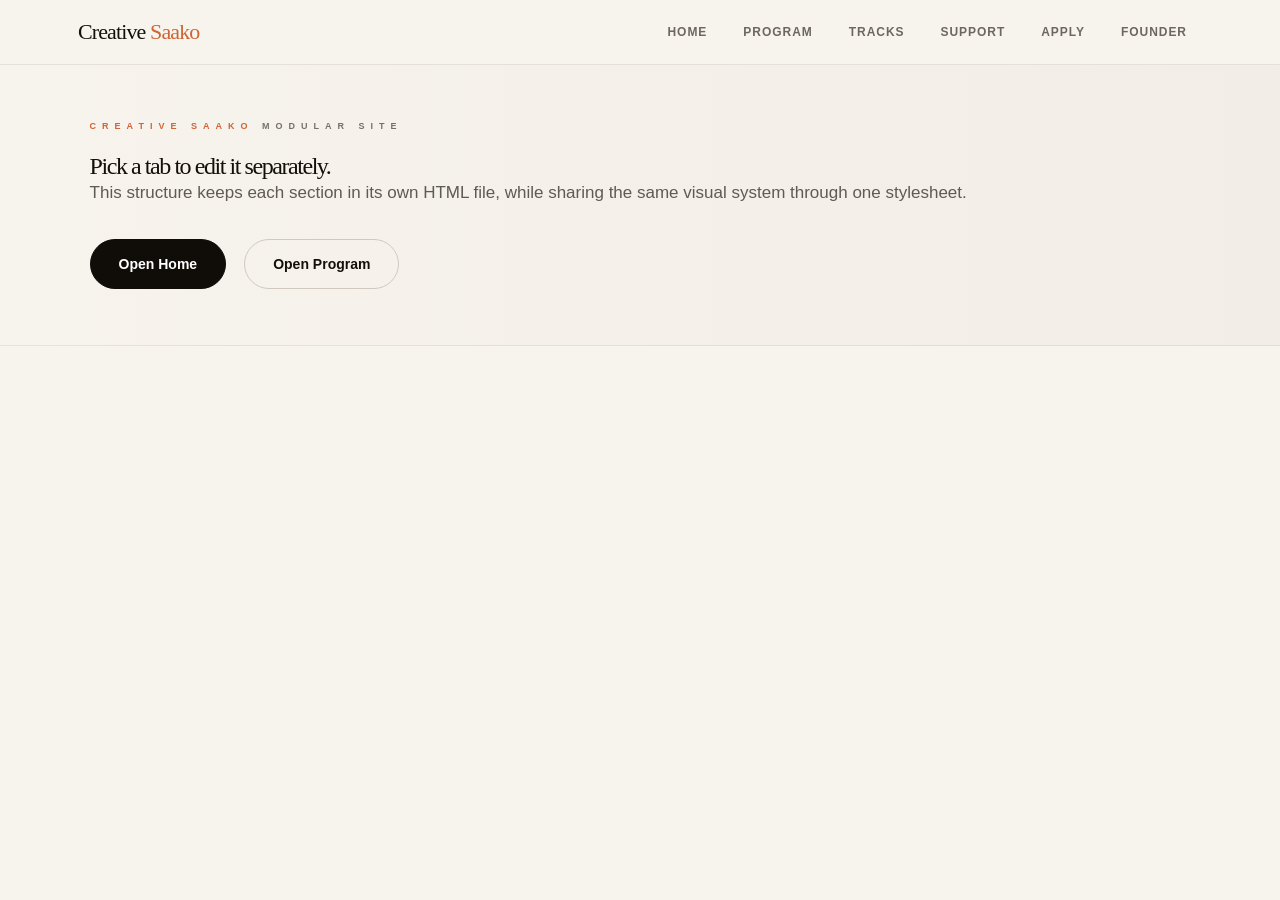
<file: backup/index.html>
<!DOCTYPE html>
<html lang="en">
<head>
  <meta charset="UTF-8" />
  <meta name="viewport" content="width=device-width, initial-scale=1.0" />
  <title>Creative Saako</title>
  <link rel="stylesheet" href="./styles.css" />
</head>
<body>
  <nav class="nav">
    <div class="nav-inner">
      <a class="brand" href="./home.html">Creative <span>Saako</span></a>
      <div class="tabs">
        <a class="tab" href="./home.html">Home</a>
        <a class="tab" href="./program.html">Program</a>
        <a class="tab" href="./tracks.html">Tracks</a>
        <a class="tab" href="./support.html">Support</a>
        <a class="tab" href="./apply.html">Apply</a>
        <a class="tab" href="./founder.html">Founder</a>
      </div>
    </div>
  </nav>

  <main class="landing-shell">
    <section class="section cream">
      <div class="wrap">
        <div class="kicker no-line"><b>Creative Saako</b> modular site</div>
        <h1>Pick a tab to edit it separately.</h1>
        <p>This structure keeps each section in its own HTML file, while sharing the same visual system through one stylesheet.</p>
        <div class="btns">
          <a class="btn black" href="./home.html">Open Home</a>
          <a class="btn" href="./program.html">Open Program</a>
        </div>
      </div>
    </section>
  </main>
</body>
</html>
</file>
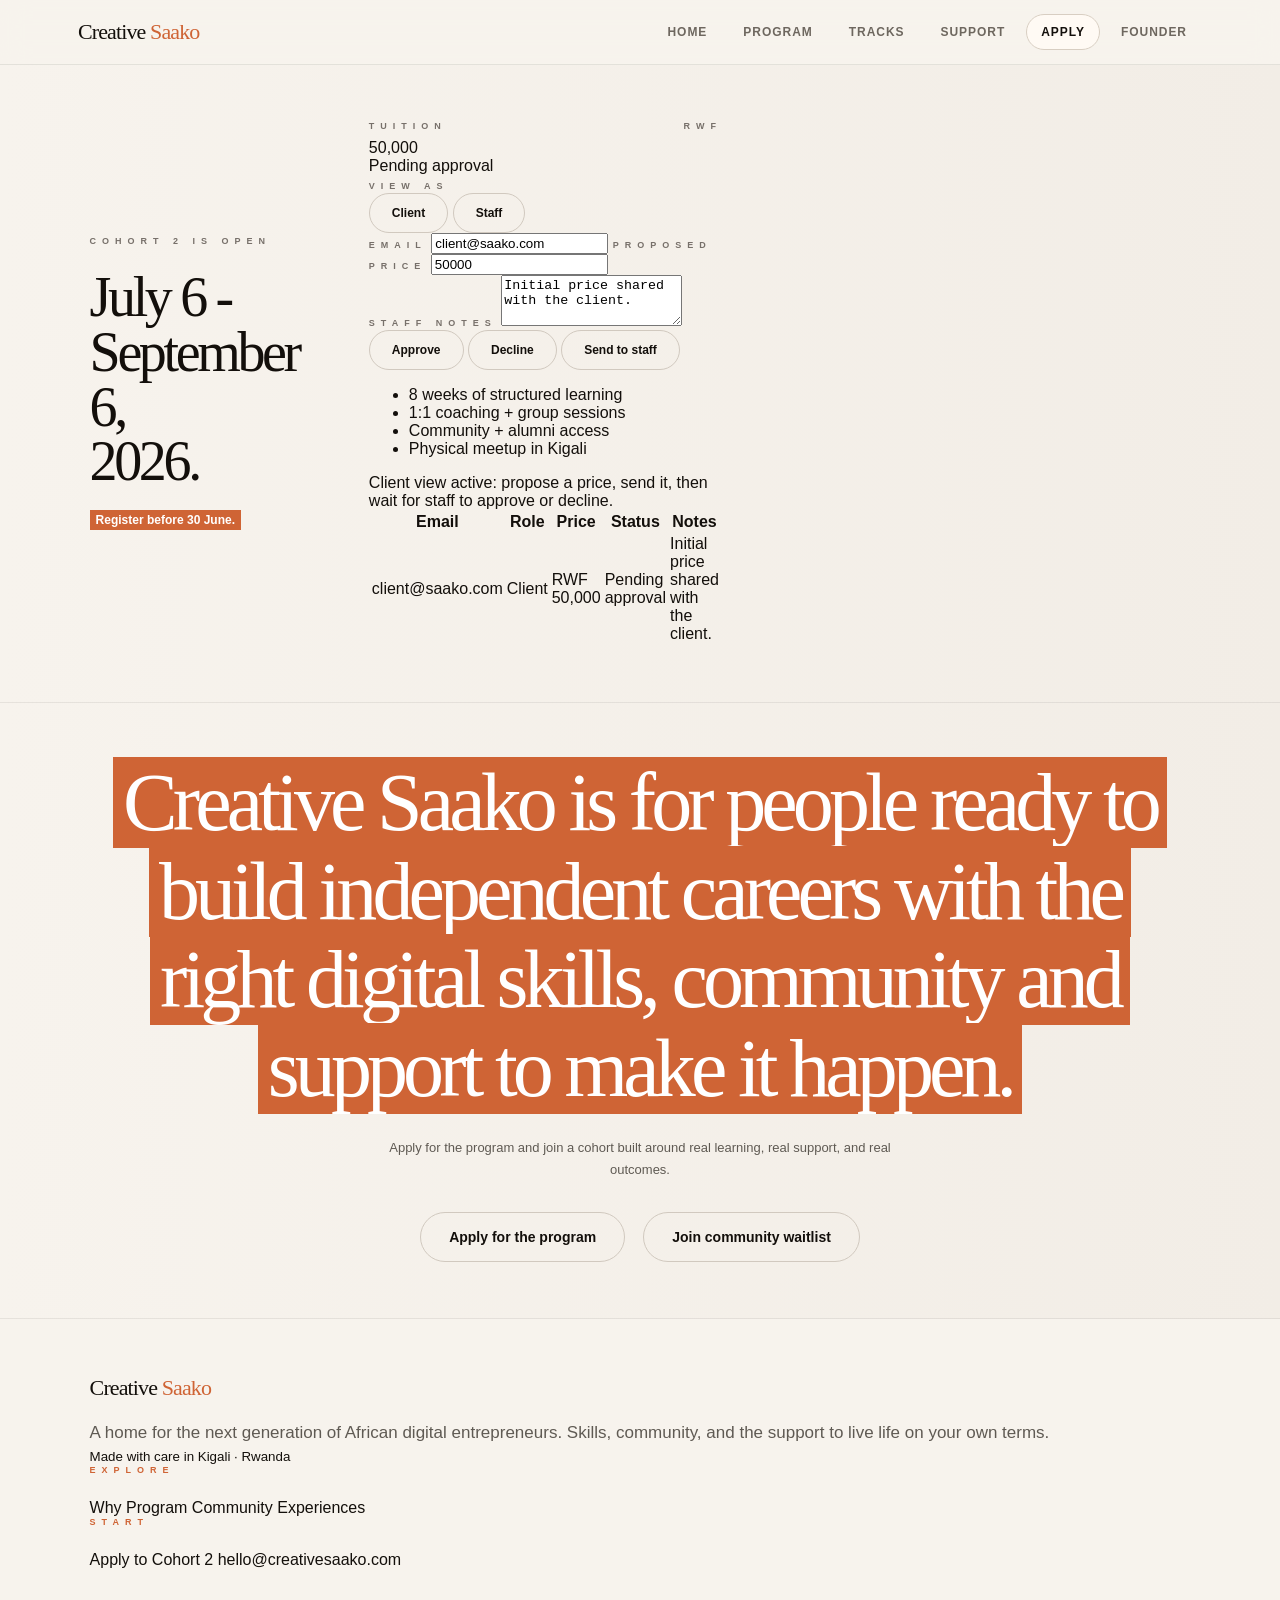
<file: backup/apply - Copy.html>
<!DOCTYPE html>
<html lang="en">
<head>
  <meta charset="UTF-8" />
  <meta name="viewport" content="width=device-width, initial-scale=1.0" />
  <title>Creative Saako - Apply</title>
  <link rel="stylesheet" href="./styles.css" />
</head>
<body>
  <nav class="nav">
    <div class="nav-inner">
      <a class="brand" href="./home.html">Creative <span>Saako</span></a>
      <div class="tabs">
        <a class="tab" href="./home.html">Home</a>
        <a class="tab" href="./program.html">Program</a>
        <a class="tab" href="./tracks.html">Tracks</a>
        <a class="tab" href="./support.html">Support</a>
        <a class="tab active" href="./apply.html">Apply</a>
        <a class="tab" href="./founder.html">Founder</a>
      </div>
    </div>
  </nav>

  <main>
    <section class="section cream cohort apply-cohort">
      <div class="wrap cohort">
        <div>
          <div class="kicker no-line">Cohort 2 is open</div>
          <h2>July 6 - September 6,<br><span class="accent">2026.</span></h2>
          <p style="margin-top:22px;font-size:12px;max-width:460px"><span class="tag">Register before 30 June.</span></p>
        </div>

        <div class="negotiation" id="priceNegotiation">
          <div class="negotiation-header">
            <div>
              <div class="kicker no-line" style="margin:0 0 8px">Tuition <span style="float:right">RWF</span></div>
              <div class="negotiation-price" id="displayPrice">50,000</div>
            </div>
            <div class="status-chip pending" id="priceStatus">Pending approval</div>
          </div>

          <div class="stack">
            <div class="stack">
              <span class="kicker no-line" style="margin:0">View as</span>
              <div class="negotiation-actions">
                <button class="btn outline small" id="clientViewBtn" type="button">Client</button>
                <button class="btn outline small" id="staffViewBtn" type="button">Staff</button>
              </div>
            </div>

            <div class="grid2">
              <label class="stack">
                <span class="kicker no-line" style="margin:0">Email</span>
                <input id="emailInput" class="field" type="email" value="client@saako.com" />
              </label>
              <label class="stack">
                <span class="kicker no-line" style="margin:0">Proposed price</span>
                <input id="priceInput" class="field" type="number" min="0" step="500" value="50000" />
              </label>
            </div>

            <label class="stack">
              <span class="kicker no-line" style="margin:0">Staff notes</span>
              <textarea id="notesInput" class="field" rows="3" placeholder="Add approval notes, revision notes, or a reason for the counter offer.">Initial price shared with the client.</textarea>
            </label>

            <div class="negotiation-actions">
              <button class="btn primary small" id="approveBtn" type="button">Approve</button>
              <button class="btn outline small" id="declineBtn" type="button">Decline</button>
              <button class="btn dark small" id="counterBtn" type="button">Update price</button>
            </div>

            <ul>
              <li>8 weeks of structured learning</li>
              <li>1:1 coaching + group sessions</li>
              <li>Community + alumni access</li>
              <li>Physical meetup in Kigali</li>
            </ul>

            <div class="negotiation-log" id="negotiationLog">
              Current status: waiting for a client or staff response.
            </div>

            <table class="thread-table" aria-label="Negotiation thread">
              <thead>
                <tr>
                  <th>Email</th>
                  <th>Role</th>
                  <th>Price</th>
                  <th>Status</th>
                  <th>Notes</th>
                </tr>
              </thead>
              <tbody id="threadBody">
                <tr>
                  <td id="threadEmail">client@saako.com</td>
                  <td id="threadRole">Client</td>
                  <td id="threadPrice">RWF 50,000</td>
                  <td id="threadStatus">Pending approval</td>
                  <td id="threadNotes">Initial price shared with the client.</td>
                </tr>
              </tbody>
            </table>
          </div>
        </div>
      </div>
    </section>

    <section class="section cream cta">
      <div class="wrap">
        <h2>Creative Saako is for people ready to build independent careers with the right digital skills, community and support to make it happen.</h2>
        <p style="margin-top:24px">Apply for the program and join a cohort built around real learning, real support, and real outcomes.</p>
        <div class="btns">
          <a class="btn primary" href="#">Apply for the program</a>
          <a class="btn outline" href="./support.html">Join community waitlist</a>
        </div>
      </div>
    </section>

    <section class="section footer">
      <div class="wrap footer-grid">
        <div>
          <div class="brand">Creative <span>Saako</span></div>
          <p style="margin-top:18px">A home for the next generation of African digital entrepreneurs. Skills, community, and the support to live life on your own terms.</p>
          <small>Made with care in Kigali &middot; Rwanda</small>
        </div>
        <div>
          <div class="kicker no-line" style="color:rgba(255,255,255,.72)"><b>Explore</b></div>
          <div class="footer-links">
            <a href="./founder.html">Why</a>
            <a href="./program.html">Program</a>
            <a href="./support.html">Community</a>
            <a href="./tracks.html">Experiences</a>
          </div>
        </div>
        <div>
          <div class="kicker no-line" style="color:rgba(255,255,255,.72)"><b>Start</b></div>
          <div class="footer-links">
            <a href="./apply.html">Apply to Cohort 2</a>
            <a href="mailto:hello@creativesaako.com">hello@creativesaako.com</a>
          </div>
        </div>
      </div>
    </section>
  </main>

  <script>
    const priceInput = document.getElementById('priceInput');
    const displayPrice = document.getElementById('displayPrice');
    const priceStatus = document.getElementById('priceStatus');
    const negotiationLog = document.getElementById('negotiationLog');
    const emailInput = document.getElementById('emailInput');
    const clientViewBtn = document.getElementById('clientViewBtn');
    const staffViewBtn = document.getElementById('staffViewBtn');
    const approveBtn = document.getElementById('approveBtn');
    const declineBtn = document.getElementById('declineBtn');
    const counterBtn = document.getElementById('counterBtn');
    const notesInput = document.getElementById('notesInput');
    const threadEmail = document.getElementById('threadEmail');
    const threadRole = document.getElementById('threadRole');
    const threadPrice = document.getElementById('threadPrice');
    const threadStatus = document.getElementById('threadStatus');
    const threadNotes = document.getElementById('threadNotes');
    let activeRole = 'client';

    function formatPrice(value) {
      const parsed = Number(value || 0);
      return parsed.toLocaleString('en-US');
    }

    function setStatus(kind, text) {
      priceStatus.className = 'status-chip ' + kind;
      priceStatus.textContent = text;
      threadStatus.textContent = text;
    }

    function setRole(role) {
      activeRole = role;
      clientViewBtn.className = role === 'client' ? 'btn primary small' : 'btn outline small';
      staffViewBtn.className = role === 'staff' ? 'btn primary small' : 'btn outline small';
      threadRole.textContent = role === 'client' ? 'Client' : 'Staff';
      negotiationLog.textContent = role === 'client'
        ? 'Client view active: propose a price, send it, then wait for staff to approve or decline.'
        : 'Staff view active: review the client price, update it, and leave notes before sending it back.';
      if (role === 'client') {
        approveBtn.textContent = 'Approve';
        declineBtn.textContent = 'Decline';
        counterBtn.textContent = 'Send to staff';
      } else {
        approveBtn.textContent = 'Approve';
        declineBtn.textContent = 'Decline';
        counterBtn.textContent = 'Update price';
      }
    }

    function updateDisplay() {
      const priceText = formatPrice(priceInput.value);
      displayPrice.textContent = priceText;
      threadPrice.textContent = 'RWF ' + priceText;
      threadEmail.textContent = emailInput.value || 'client@saako.com';
      threadNotes.textContent = notesInput.value || 'No notes added yet.';
    }

    priceInput.addEventListener('input', updateDisplay);
    emailInput.addEventListener('input', updateDisplay);
    notesInput.addEventListener('input', updateDisplay);
    clientViewBtn.addEventListener('click', () => setRole('client'));
    staffViewBtn.addEventListener('click', () => setRole('staff'));

    approveBtn.addEventListener('click', () => {
      updateDisplay();
      setStatus('approved', 'Approved');
      negotiationLog.textContent = activeRole === 'client'
        ? 'Client approved the updated staff price at RWF ' + formatPrice(priceInput.value) + '.'
        : 'Staff approved the client price at RWF ' + formatPrice(priceInput.value) + '.';
      notesInput.value = activeRole === 'client'
        ? 'Client approved the updated price and accepted the staff notes.'
        : 'Staff approved the client price.';
      updateDisplay();
    });

    declineBtn.addEventListener('click', () => {
      setStatus('declined', 'Declined');
      negotiationLog.textContent = activeRole === 'client'
        ? 'Client declined the current price. Change the amount and send a new offer.'
        : 'Staff declined the current price. Revise it, add notes, and send it back.';
      notesInput.value = activeRole === 'client'
        ? 'Client declined the updated price and is waiting for a revision.'
        : 'Staff declined the price and requested a revision.';
      updateDisplay();
    });

    counterBtn.addEventListener('click', () => {
      updateDisplay();
      setStatus('pending', 'Counter sent');
      negotiationLog.textContent = activeRole === 'client'
        ? 'Client sent RWF ' + formatPrice(priceInput.value) + ' to staff. Staff can approve or decline.'
        : 'Staff updated the price to RWF ' + formatPrice(priceInput.value) + ' and sent it back with notes.';
      notesInput.value = activeRole === 'client'
        ? 'Client sent a new price for staff review.'
        : 'Staff updated the price and added notes for client approval.';
      updateDisplay();
    });

    setRole('client');
  </script>
</body>
</html>
</file>
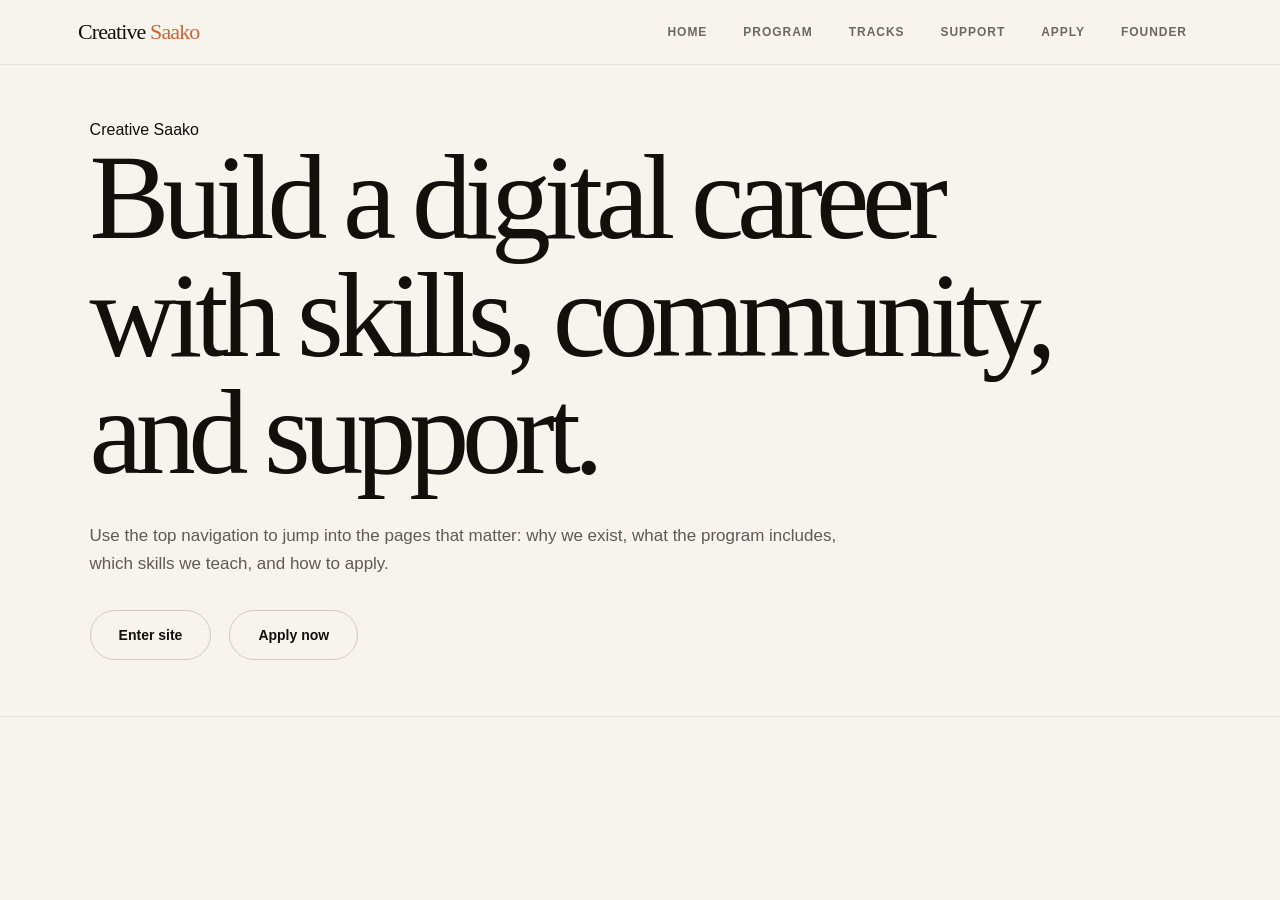
<file: backup/index (2).html>
<!DOCTYPE html>
<html lang="en">
<head>
  <meta charset="UTF-8" />
  <meta name="viewport" content="width=device-width, initial-scale=1.0" />
  <title>Creative Saako</title>
  <link rel="stylesheet" href="./styles.css" />
</head>
<body>
  <nav class="nav">
    <div class="nav-inner">
      <a class="brand" href="./home.html">Creative <span>Saako</span></a>
      <div class="tabs">
        <a class="tab" href="./home.html">Home</a>
        <a class="tab" href="./program.html">Program</a>
        <a class="tab" href="./tracks.html">Tracks</a>
        <a class="tab" href="./support.html">Support</a>
        <a class="tab" href="./apply.html">Apply</a>
        <a class="tab" href="./founder.html">Founder</a>
      </div>
    </div>
  </nav>
  <main class="landing-shell">
    <section class="section hero">
      <div class="wrap">
        <div class="eyebrow">Creative Saako</div>
        <h1>Build a digital career with skills, community, and support.</h1>
        <p>Use the top navigation to jump into the pages that matter: why we exist, what the program includes, which skills we teach, and how to apply.</p>
        <div class="btns">
          <a class="btn primary" href="./home.html">Enter site</a>
          <a class="btn secondary" href="./apply.html">Apply now</a>
        </div>
      </div>
    </section>
  </main>
</body>
</html>
</file>
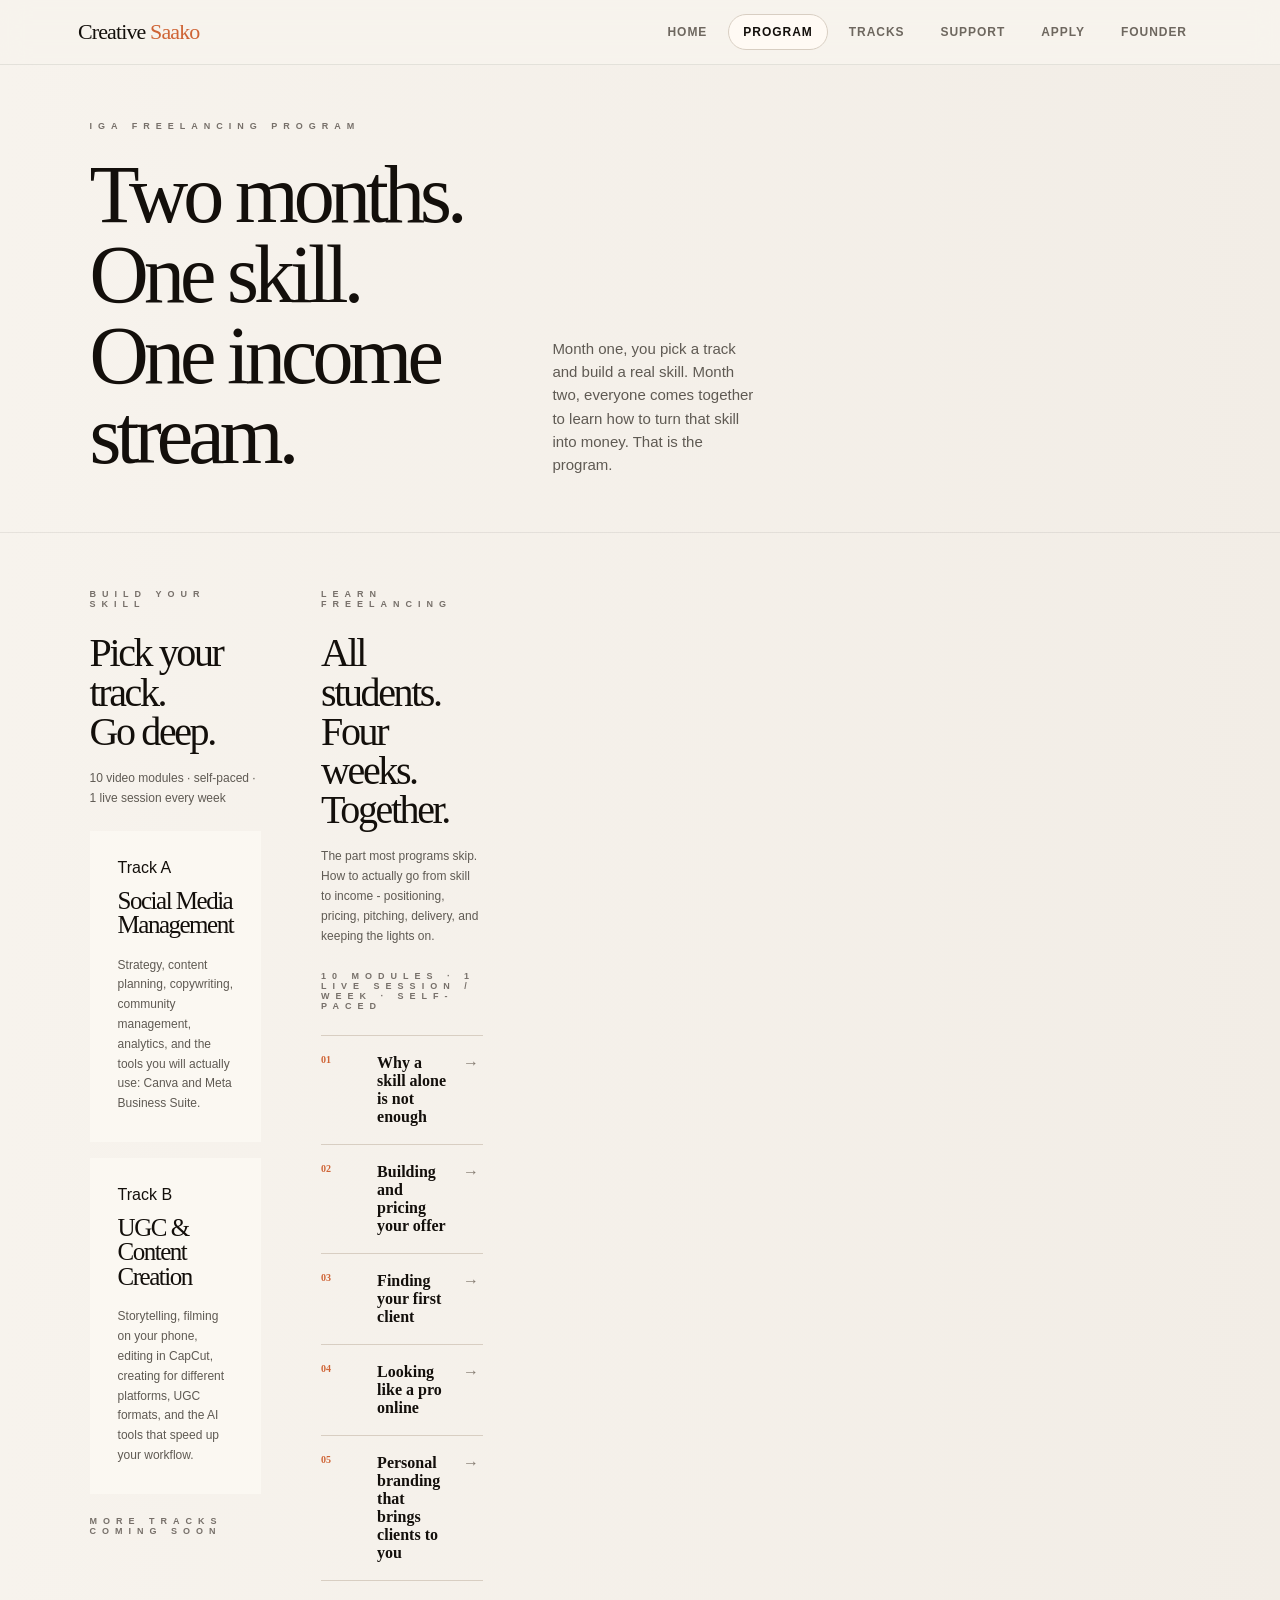
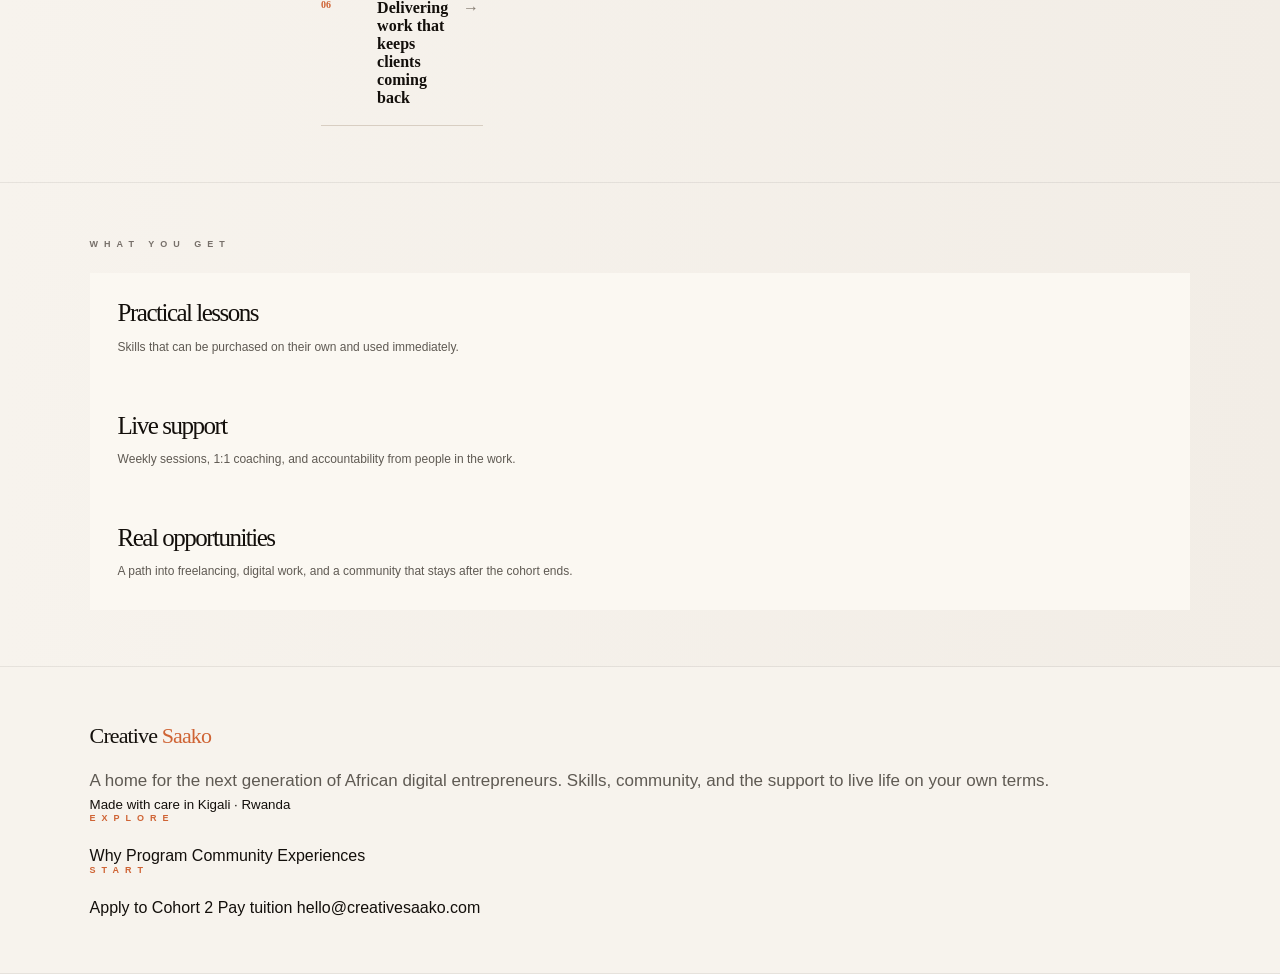
<file: backup/program copy.html>
<!DOCTYPE html>
<html lang="en">
<head>
  <meta charset="UTF-8" />
  <meta name="viewport" content="width=device-width, initial-scale=1.0" />
  <title>Creative Saako - Program</title>
  <link rel="stylesheet" href="./styles.css" />
</head>
<body>
  <nav class="nav">
    <div class="nav-inner">
      <a class="brand" href="./home.html">Creative <span>Saako</span></a>
      <div class="tabs">
        <a class="tab" href="./home.html">Home</a>
        <a class="tab active" href="./program.html">Program</a>
        <a class="tab" href="./tracks.html">Tracks</a>
        <a class="tab" href="./support.html">Support</a>
        <a class="tab" href="./apply.html">Apply</a>
        <a class="tab" href="./founder.html">Founder</a>
      </div>
    </div>
  </nav>
  <main>
    <section class="section cream split">
      <div class="wrap split">
        <div>
          <div class="kicker no-line">IGA Freelancing Program</div>
          <h2>Two months.<br><span class="accent">One skill.</span> One income stream.</h2>
        </div>
        <p class="note">Month one, you pick a track and build a real skill. Month two, everyone comes together to learn how to turn that skill into money. That is the program.</p>
      </div>
    </section>

    <section class="section cream modules">
      <div class="wrap modules">
        <div>
          <div class="kicker no-line">Build your skill</div>
          <h2>Pick your track.<br>Go deep.</h2>
          <p>10 video modules · self-paced · 1 live session every week</p>
          <div class="card soft" style="margin-top:22px">
            <div class="eyebrow">Track A</div>
            <h3 style="margin-top:12px">Social Media Management</h3>
            <p>Strategy, content planning, copywriting, community management, analytics, and the tools you will actually use: Canva and Meta Business Suite.</p>
          </div>
          <div class="card soft" style="margin-top:16px">
            <div class="eyebrow">Track B</div>
            <h3 style="margin-top:12px">UGC & Content Creation</h3>
            <p>Storytelling, filming on your phone, editing in CapCut, creating for different platforms, UGC formats, and the AI tools that speed up your workflow.</p>
          </div>
          <div class="kicker no-line" style="margin-top:22px">More tracks coming soon</div>
        </div>
        <div>
          <div class="kicker no-line">Learn freelancing</div>
          <h2>All students.<br>Four weeks. Together.</h2>
          <p>The part most programs skip. How to actually go from skill to income - positioning, pricing, pitching, delivery, and keeping the lights on.</p>
          <div class="kicker no-line" style="margin-top:25px">10 modules · 1 live session / week · self-paced</div>
          <div class="list" style="margin-top:18px">
            <div class="row"><span>01</span><b>Why a skill alone is not enough</b><em>→</em></div>
            <div class="row"><span>02</span><b>Building and pricing your offer</b><em>→</em></div>
            <div class="row"><span>03</span><b>Finding your first client</b><em>→</em></div>
            <div class="row"><span>04</span><b>Looking like a pro online</b><em>→</em></div>
            <div class="row"><span>05</span><b>Personal branding that brings clients to you</b><em>→</em></div>
            <div class="row"><span>06</span><b>Delivering work that keeps clients coming back</b><em>→</em></div>
          </div>
        </div>
      </div>
    </section>

    <section class="section cream">
      <div class="wrap">
        <div class="kicker no-line">What you get</div>
        <div class="grid3">
          <div class="card soft">
            <h3>Practical lessons</h3>
            <p>Skills that can be purchased on their own and used immediately.</p>
          </div>
          <div class="card soft">
            <h3>Live support</h3>
            <p>Weekly sessions, 1:1 coaching, and accountability from people in the work.</p>
          </div>
          <div class="card soft">
            <h3>Real opportunities</h3>
            <p>A path into freelancing, digital work, and a community that stays after the cohort ends.</p>
          </div>
        </div>
      </div>
    </section>

    <section class="section footer">
      <div class="wrap footer-grid">
        <div>
          <div class="brand">Creative <span>Saako</span></div>
          <p style="margin-top:18px">A home for the next generation of African digital entrepreneurs. Skills, community, and the support to live life on your own terms.</p>
          <small>Made with care in Kigali · Rwanda</small>
        </div>
        <div>
          <div class="kicker no-line" style="color:rgba(255,255,255,.72)"><b>Explore</b></div>
          <div class="footer-links">
            <a href="./founder.html">Why</a>
            <a href="./program.html">Program</a>
            <a href="./support.html">Community</a>
            <a href="./tracks.html">Experiences</a>
          </div>
        </div>
        <div>
          <div class="kicker no-line" style="color:rgba(255,255,255,.72)"><b>Start</b></div>
          <div class="footer-links">
            <a href="./apply.html">Apply to Cohort 2</a>
            <a href="./apply.html">Pay tuition</a>
            <a href="mailto:hello@creativesaako.com">hello@creativesaako.com</a>
          </div>
        </div>
      </div>
    </section>
  </main>
</body>
</html>
</file>
<file: backup/styles.css>
:root{
  --paper:#f7f3ed; --paper2:#eee6dc; --ink:#130f0b; --muted:#5f5a53;
  --line:#d8cec2; --orange:#cf6435; --dark:#100c08; --white:#fffaf2;
}
*{box-sizing:border-box}
html{scroll-behavior:smooth}
body{margin:0;background:var(--paper);color:var(--ink);font-family:Inter,Arial,sans-serif;background-image:radial-gradient(rgba(0,0,0,.035) .7px,transparent .7px);background-size:4px 4px;}
a{color:inherit;text-decoration:none}
.nav{position:sticky;top:0;z-index:20;background:rgba(247,243,237,.92);backdrop-filter:blur(14px);border-bottom:1px solid rgba(0,0,0,.08)}
.nav-inner{max-width:1180px;margin:auto;padding:14px 28px;display:flex;align-items:center;justify-content:space-between;gap:20px}
.brand{font-family:'Libre Baskerville',Georgia,serif;font-size:22px;letter-spacing:-.04em}.brand span{color:var(--orange)}
.tabs{display:flex;gap:6px;flex-wrap:wrap;justify-content:flex-end}.tab{display:inline-block;border:1px solid transparent;background:transparent;border-radius:999px;padding:10px 14px;font-size:12px;font-weight:800;color:#6e675f;cursor:pointer;text-transform:uppercase;letter-spacing:.08em}.tab.active,.tab:hover{border-color:#d8cec2;background:#fffaf4;color:#130f0b}
.section{position:relative;padding:56px 7vw;border-bottom:1px solid rgba(0,0,0,.07);overflow:hidden}.cream{background:linear-gradient(90deg,#f7f3ed,#f2ede6)}.beige{background:#eee5da}.dark{background:#110d09;color:#fbf6ee}
.wrap{max-width:1120px;margin:0 auto}.kicker{font-size:9px;letter-spacing:6px;text-transform:uppercase;font-weight:800;color:#77706a;margin-bottom:24px}.kicker b{color:var(--orange)}.kicker:before{content:"";display:inline-block;width:50px;height:1px;background:#9d958e;margin:0 16px 4px 0}.kicker.no-line:before{display:none}
h1,h2,h3{font-family:'Libre Baskerville',Georgia,serif;font-weight:400;line-height:.98;margin:0;letter-spacing:-.06em}.orange{color:var(--orange)}.italic{font-style:italic}
p{color:var(--muted);font-size:17px;line-height:1.65;margin:0}.hero h1{font-size:clamp(56px,10vw,120px);max-width:980px}.hero p{max-width:780px;margin-top:30px}
.btns{display:flex;gap:18px;margin-top:32px;align-items:center;flex-wrap:wrap}.btn{border:1px solid #d1c9bf;border-radius:999px;padding:16px 28px;background:transparent;color:var(--ink);font-weight:800;font-size:14px}.btn.black{background:#100c08;color:white;border-color:#100c08}.btn.small{padding:12px 22px;font-size:12px}.btn:hover{transform:translateY(-1px)}
.stats{display:grid;grid-template-columns:repeat(3,1fr);gap:45px;max-width:820px;margin-top:74px}.stat:before{content:"";display:block;height:2px;background:#1b1713;margin-bottom:22px}.num{font-family:'Libre Baskerville',serif;font-size:40px}.label{font-size:11px;letter-spacing:7px;text-transform:uppercase;color:#817a72;font-weight:800;margin-top:10px}
.split{display:grid;grid-template-columns:1.5fr .8fr;gap:70px;align-items:end}.split h2{font-size:clamp(44px,7vw,82px)}.note{font-size:15px;line-height:1.55;max-width:390px}.tag{background:var(--orange);color:white;display:inline;padding:3px 6px;font-weight:800}
.track-head{display:flex;justify-content:space-between;gap:20px;align-items:flex-start;margin-bottom:28px}.track-head h2{font-size:34px}.tiny-strip{background:var(--orange);color:white;font-size:8px;letter-spacing:3px;font-weight:800;padding:5px 9px;text-transform:uppercase;white-space:nowrap}.cards{display:grid;grid-template-columns:repeat(2,1fr);gap:1px}.card{background:#fbf8f2;padding:28px}.card img{width:100%;height:260px;object-fit:cover;display:block}.meta{display:flex;justify-content:space-between;color:var(--orange);font-size:8px;letter-spacing:4px;font-weight:800;margin:24px 0 10px;text-transform:uppercase}.card h3{font-size:25px}.card p{font-size:12px;line-height:1.65;margin-top:12px}
.modules{display:grid;grid-template-columns:.82fr 1.35fr;gap:60px}.modules h2{font-size:40px}.modules p{font-size:12px;margin-top:18px}.list{border-top:1px solid var(--line)}.row{display:grid;grid-template-columns:42px 1fr 20px;gap:14px;padding:18px 0;border-bottom:1px solid var(--line);font-family:'Libre Baskerville',serif;font-size:16px}.row span:first-child{color:var(--orange);font-family:Inter;font-size:10px;font-weight:800}.row em{font-style:normal;color:#837a70}
.support h2{font-size:42px;margin-bottom:38px}.grid6{display:grid;grid-template-columns:repeat(3,1fr);background:#faf7f0}.support-card{min-height:106px;border-right:1px solid var(--line);border-bottom:1px solid var(--line);padding:26px}.dash{width:24px;height:3px;background:var(--orange);margin-bottom:16px}.support-card h3{font-size:17px}.support-card p{font-size:10px;margin-top:8px;line-height:1.4}
.cohort{display:grid;grid-template-columns:1.2fr .85fr;gap:70px;align-items:center}.cohort h2{font-size:clamp(40px,5vw,56px)}.dark p{color:#d0c5ba}.dark .btn{background:#fbf6ee;color:#100c08;border-color:#fbf6ee}.price{border:1px solid rgba(255,255,255,.18);padding:34px 38px;max-width:380px}.price-num{font-family:'Libre Baskerville',serif;font-size:42px}.price ul{border-top:1px solid rgba(255,255,255,.15);padding:18px 0 0;margin:18px 0;list-style:none;font-size:11px;line-height:2}.price li:before{content:"+ ";color:var(--orange)}
.cta{text-align:center}.cta h2{font-size:clamp(46px,7vw,82px);display:inline;line-height:1.08;color:white;background:var(--orange);box-decoration-break:clone;-webkit-box-decoration-break:clone;padding:0 .12em}.cta p{font-size:13px;max-width:560px;margin:28px auto 0}.cta .btns{justify-content:center}
.founder{display:grid;grid-template-columns:1.08fr .76fr;gap:70px;align-items:center}.founder .kicker{color:#a44f2a}.founder .kicker:before{display:none}.founder h2{font-size:clamp(42px,6.4vw,70px);font-weight:700}.underline{font-style:italic;background:linear-gradient(transparent 64%,#e9c367 0)}.founder p{font-size:19px;margin-top:24px;max-width:570px}.portrait{width:100%;max-width:380px;border-radius:18px;box-shadow:0 0 0 1px #e0d6ca,0 20px 50px rgba(0,0,0,.08)}
.landing-shell{min-height:calc(100vh - 65px)}
@media(max-width:820px){.nav-inner{align-items:flex-start;flex-direction:column}.tabs{justify-content:flex-start}.section{padding:42px 24px}.split,.modules,.cohort,.founder{grid-template-columns:1fr;gap:36px}.cards,.stats,.grid6{grid-template-columns:1fr}.hero h1{font-size:54px}.tiny-strip{white-space:normal}.track-head{flex-direction:column}.card img{height:220px}.kicker{letter-spacing:4px}.kicker:before{width:28px}}
</file>
